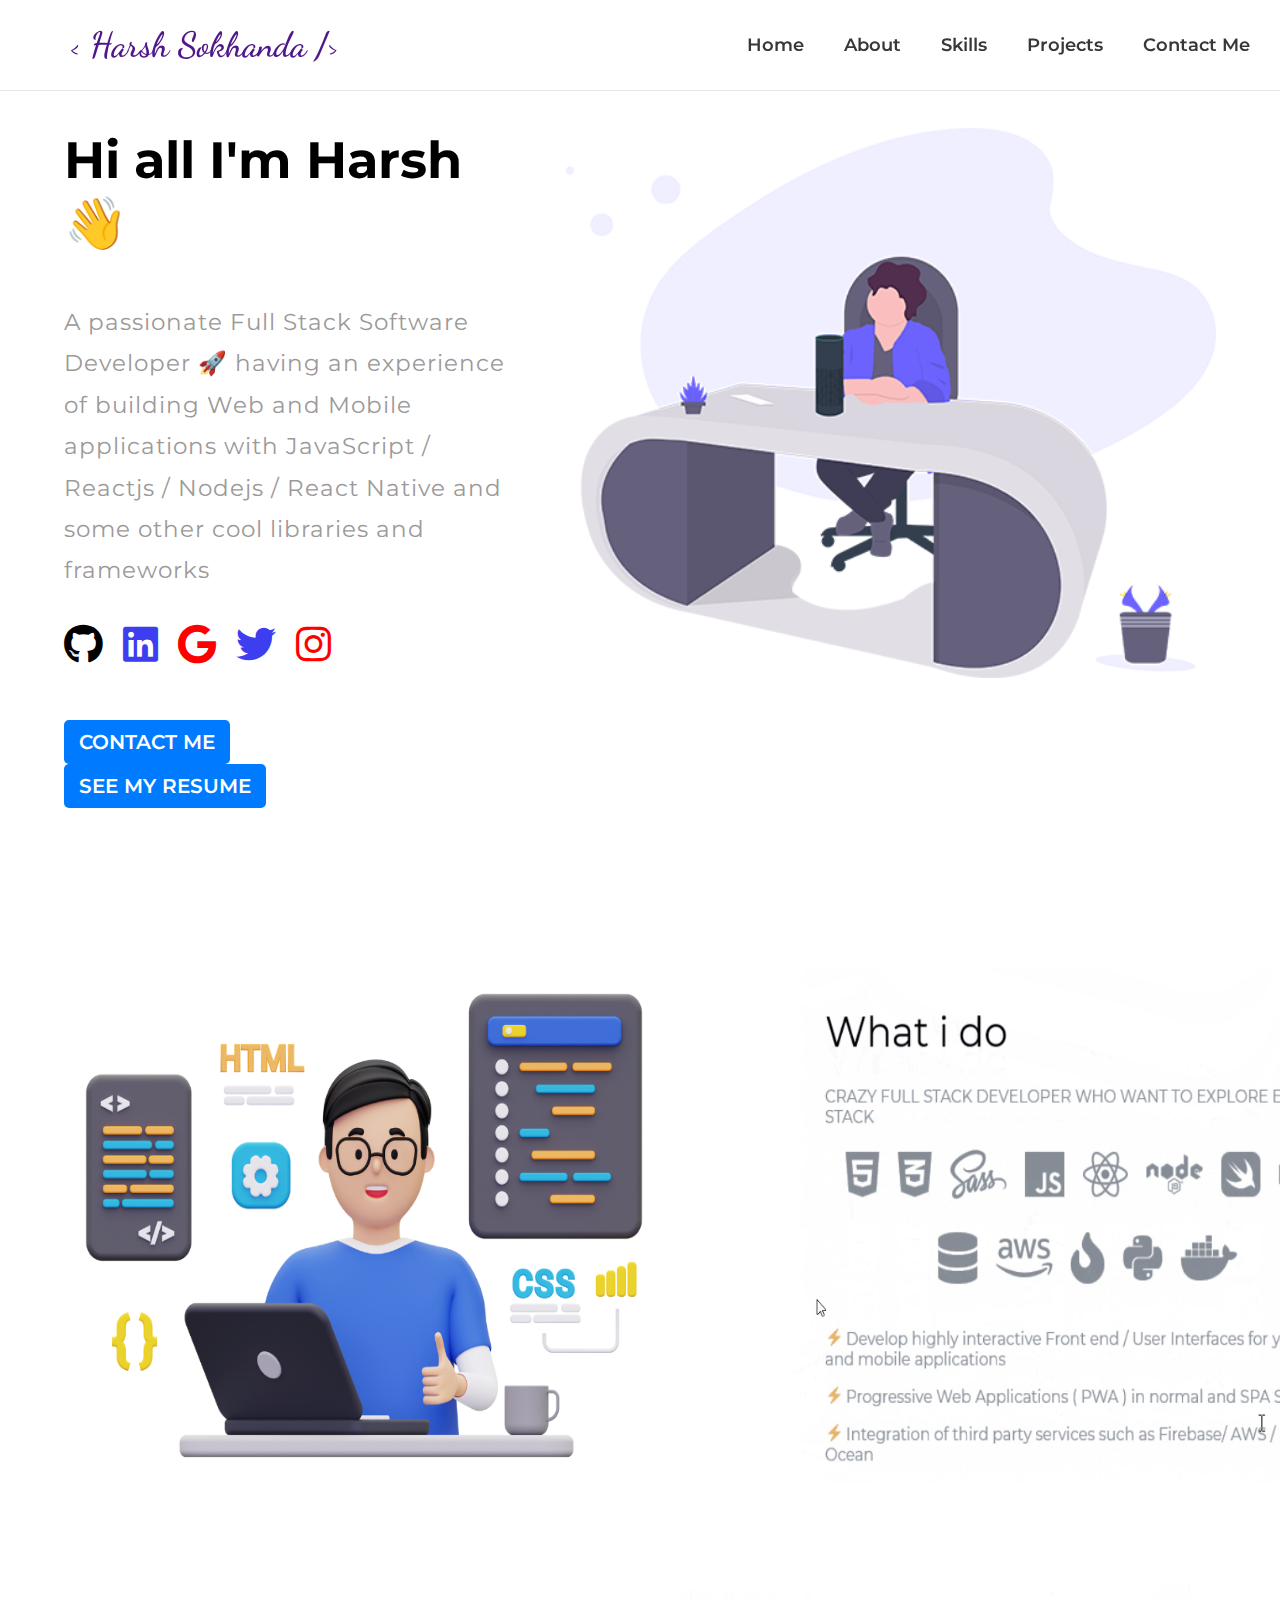
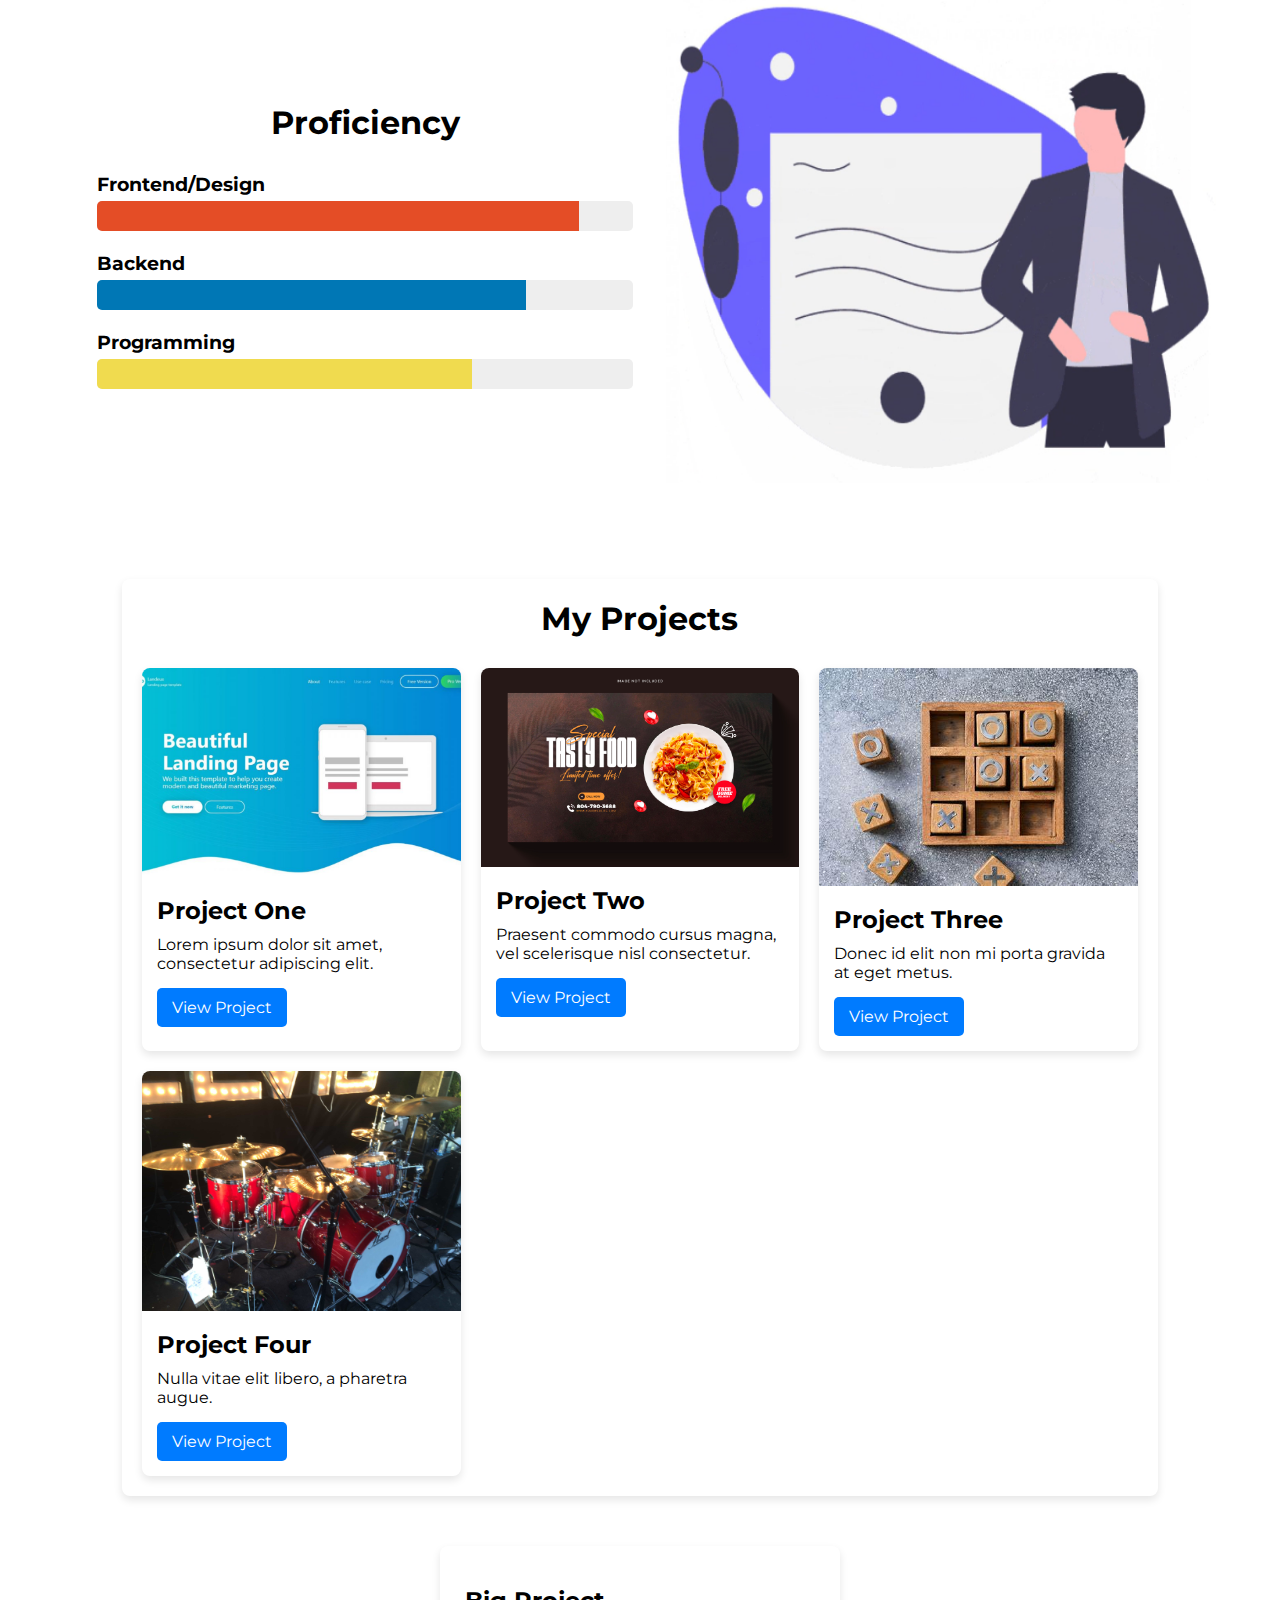
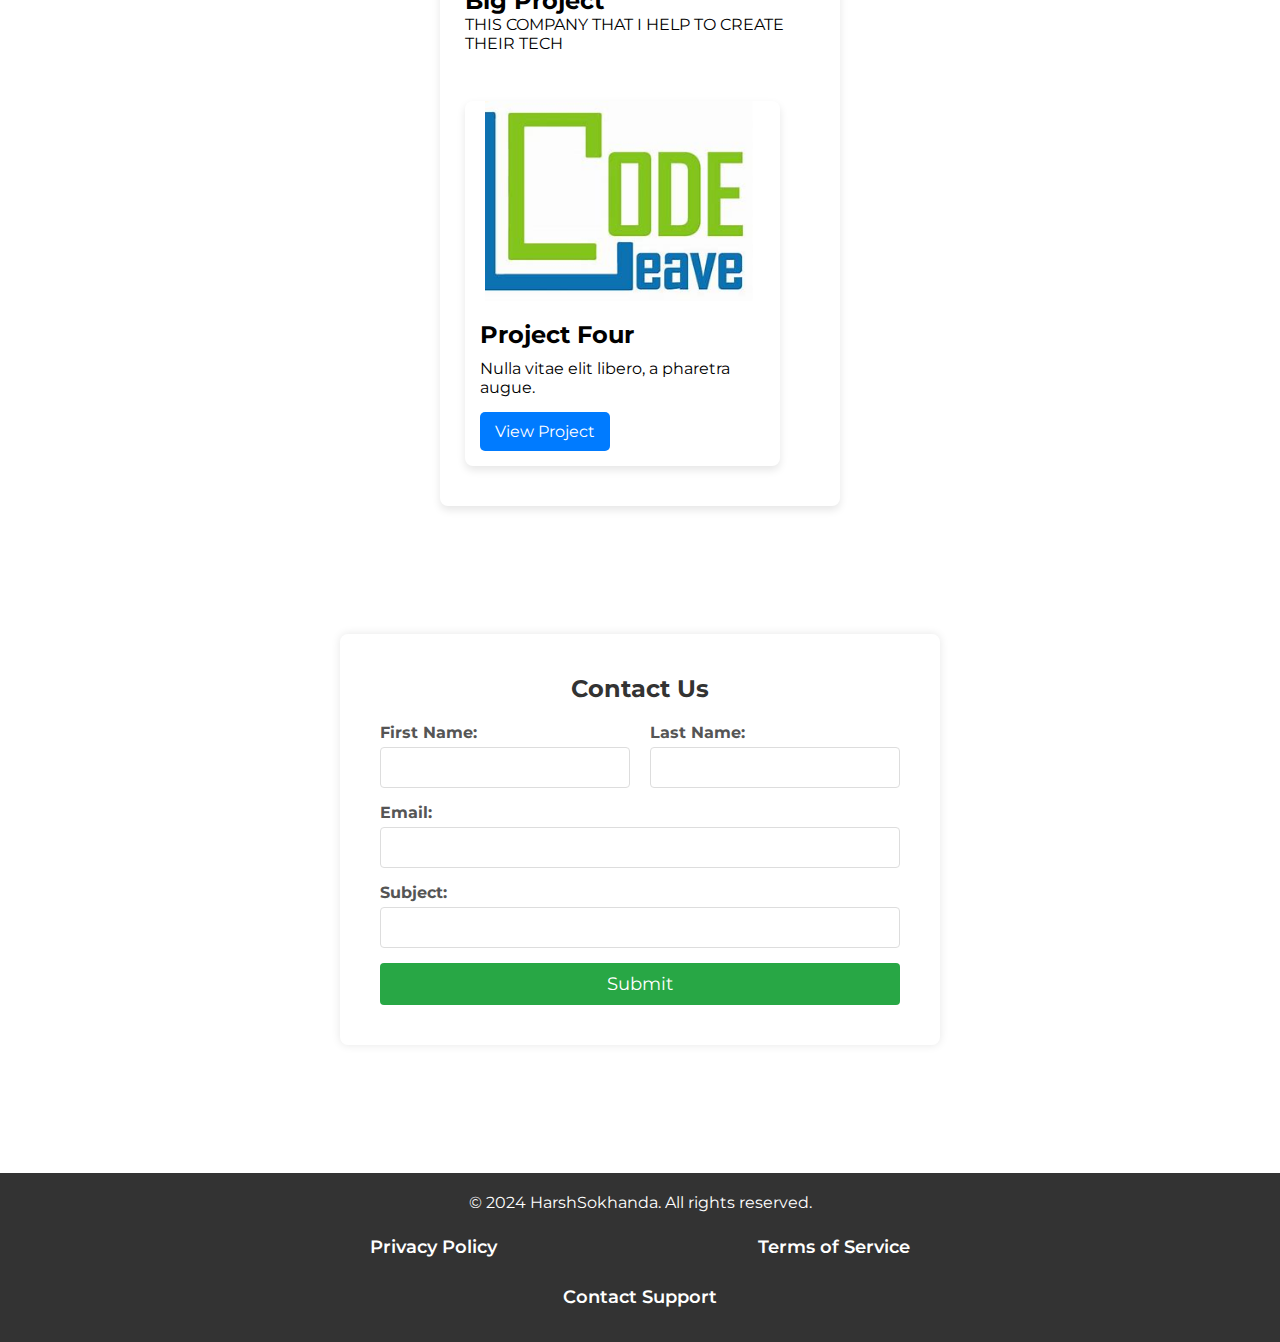
<file: index.html>
<!DOCTYPE html>
<html lang="en">
  <head>
    <meta charset="UTF-8" />
    <meta name="viewport" content="width=device-width, initial-scale=1.0" />
    <title>Document</title>
    <link rel="stylesheet" href="style.css" />
    <link
      rel="stylesheet"
      href="https://cdnjs.cloudflare.com/ajax/libs/font-awesome/6.6.0/css/all.min.css"
    />
  </head>
  <body>
    
      <!-- Navbar Section -->
      <nav>
        <ul>
          <li class="logo"><a href="#">< Harsh Sokhanda /></a></li>
          <li><a href="#home">Home</a></li>
          <li><a href="#about">About</a></li>
          <li><a href="#skill">Skills</a></li>
          <li><a href="#project">Projects</a></li>
          <li><a href="#contact">Contact Me</a></li>
        </ul>
      </nav>
     <div class="container">
      <!-- Home Section -->
      <div class="about_section" >
        <div class="about_content" id="home">
          <h1>Hi all I'm Harsh👋</h1>
          <p>
            A passionate Full Stack Software Developer 🚀 having an experience
            of building Web and Mobile applications with JavaScript / Reactjs /
            Nodejs / React Native and some other cool libraries and frameworks
          </p>
          <div class="logos">
            <a href=""
              ><i class="fa-brands fa-github" style="color: black"></i
            ></a>
            <a href=""
              ><i
                class="fa-brands fa-linkedin"
                style="color: rgb(62, 62, 241)"
              ></i
            ></a>
            <a href=""
              ><i class="fa-brands fa-google" style="color: red"></i
            ></a>
            <a href=""
              ><i
                class="fa-brands fa-twitter"
                style="color: rgb(62, 62, 241)"
              ></i
            ></a>
            <a href=""
              ><i class="fa-brands fa-instagram" style="color: red"></i
            ></a>
          </div>
          <div class="buttons">
            <button class="btn"><a href="./contact.html">CONTACT ME</a></button>
            <button class="btn">
              <a href="./images/Resume.png" download="My_Resume.pdf"
                >SEE MY RESUME</a
              >
            </button>
          </div>
        </div>
        <div class="about_image">
          <img src="./images/Profile.png" alt="Image" />
        </div>
      </div>


      <!-- about section -->
      <div class="content_section" id="about">
        <div class="content_image1">
          <img src="./images/image2.png" alt="image" />
        </div>
        <div class="content_image2">
          <img src="./images/image3.png" alt="image" />
        </div>
      </div>

      <!-- Skill Section -->
      <section class="skill_section" id="skill">
        <div class="skills">
          <h2>Proficiency</h2>
          <div class="skill">
            <h3>Frontend/Design</h3>
            <div class="progress">
              <div class="progress-bar fronted"></div>
            </div>
          </div>
          <div class="skill">
            <h3>Backend</h3>
            <div class="progress">
              <div class="progress-bar backend"></div>
            </div>
          </div>
          <div class="skill">
            <h3>Programming</h3>
            <div class="progress">
              <div class="progress-bar programming"></div>
            </div>
          </div>
        </div>

        <div class="skill-image">
          <img src="./images/image4.png" alt="image" />
        </div>
      </section>

      <!-- Project Section -->
      <section class="projects" id="project">
        <h2>My Projects</h2>
        <div class="grid-container">
          <div class="card">
            <img src="./images/landingPage.png" alt="Project 1" />
            <div class="card-content">
              <h3>Project One</h3>
              <p>Lorem ipsum dolor sit amet, consectetur adipiscing elit.</p>
              <a
                href="https://harshsokhanda.github.io/Landing-Page-2-B-/#"
                class="btn"
                >View Project</a
              >
            </div>
          </div>
          <div class="card">
            <img src="./images/food.jpg" alt="Project 2" />
            <div class="card-content">
              <h3>Project Two</h3>
              <p>
                Praesent commodo cursus magna, vel scelerisque nisl consectetur.
              </p>
              <a
                href="https://harshsokhanda.github.io/Project-5-Restaurant-Website-/"
                class="btn"
                >View Project</a
              >
            </div>
          </div>
          <div class="card">
            <img src="./images/game.jpeg" alt="Project 3" />
            <div class="card-content">
              <h3>Project Three</h3>
              <p>Donec id elit non mi porta gravida at eget metus.</p>
              <a
                href="https://harshsokhanda.github.io/Tic-Tac-Toe-Game/"
                class="btn"
                >View Project</a
              >
            </div>
          </div>
          <div class="card">
            <img src="./images/drum.jpg" alt="Project 4" />
            <div class="card-content">
              <h3>Project Four</h3>
              <p>Nulla vitae elit libero, a pharetra augue.</p>
              <a
                href="https://harshsokhanda.github.io/JavaScript-Drum-Kit-project"
                class="btn"
                >View Project</a
              >
            </div>
          </div>
        </div>
      </section>

      <!-- Big Project -->
      <section class="projects2">
        <div class="bigProject">
          <h2>Big Project</h2>
          <p>THIS COMPANY THAT I HELP TO CREATE THEIR TECH</p>
          <div class="card2">
            <img src="./images/leaveCode.jpeg" alt="Project 5" />
            <div class="card-content">
              <h3>Project Four</h3>
              <p>Nulla vitae elit libero, a pharetra augue.</p>
              <a href="https://leavecode.com/" class="btn">View Project</a>
            </div>
          </div>
        </div>
      </section>

      <!-- Contact-Section -->

      <div class="contact-section" id="contact">
        <h2>Contact Us</h2>
        <form action="#" method="post">
          <div class="form-row">
            <div class="form-group">
              <label for="first-name">First Name:</label>
              <input type="text" id="first-name" name="first-name" required />
            </div>

            <div class="form-group">
              <label for="last-name">Last Name:</label>
              <input type="text" id="last-name" name="last-name" required />
            </div>
          </div>

          <div class="form-group">
            <label for="email">Email:</label>
            <input type="email" id="email" name="email" required />
          </div>

          <div class="form-group">
            <label for="subject">Subject:</label>
            <input type="text" id="subject" name="subject" required />
          </div>

          <button type="submit">Submit</button>
        </form>
      </div>
    </div>
    <footer>
      <div class="footer-content">
        <p>&copy; 2024 HarshSokhanda. All rights reserved.</p>
        <ul class="footer-links">
          <li><a href="./privacy-policy.html">Privacy Policy</a></li>
          <li><a href="./privacy-policy.html">Terms of Service</a></li>
          <li><a href="./contact.html">Contact Support</a></li>
        </ul>
      </div>
    </footer>
  </body>
</html>
</file>
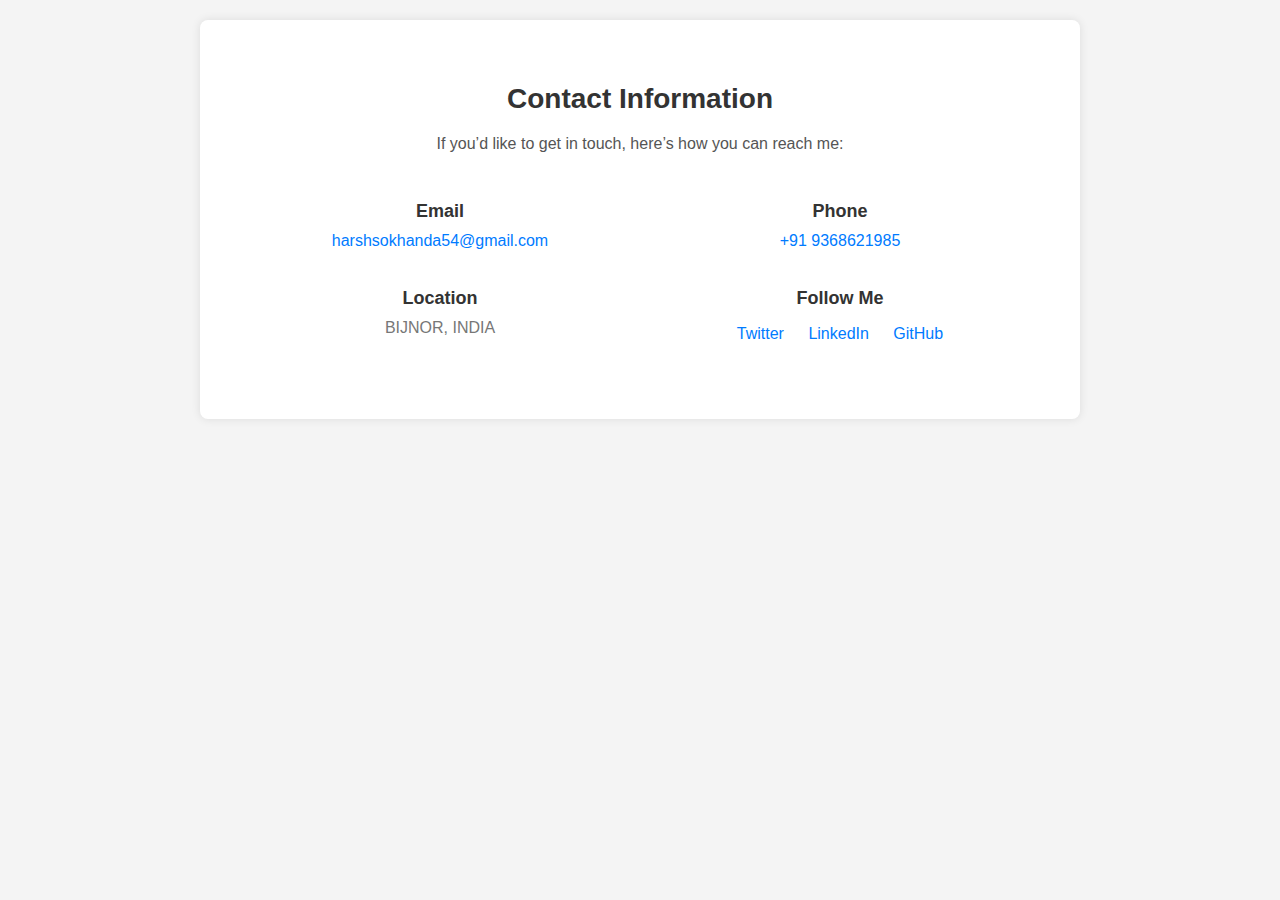
<file: contact.html>
<!DOCTYPE html>
<html lang="en">
<head>
    <meta charset="UTF-8">
    <meta name="viewport" content="width=device-width, initial-scale=1.0">
    <title>Contact Information</title>
</head>
<body>

    <style>
        body {
    font-family: Arial, sans-serif;
    background-color: #f4f4f4;
    margin: 0;
    padding: 0;
}

.contact-info-section {
    background-color: #fff;
    padding: 40px;
    border-radius: 8px;
    box-shadow: 0 0 10px rgba(0, 0, 0, 0.1);
    width: 100%;
    max-width: 800px;
    margin: 20px auto;
    text-align: center;
}

.contact-info-section h2 {
    font-size: 28px;
    margin-bottom: 20px;
    color: #333;
}

.contact-info-section p {
    font-size: 16px;
    color: #555;
    margin-bottom: 30px;
}

.contact-info {
    display: flex;
    flex-wrap: wrap;
    justify-content: space-around;
}

.contact-item {
    width: 45%;
    margin-bottom: 20px;
    text-align: center;
}

.contact-item h3 {
    font-size: 18px;
    margin-bottom: 10px;
    color: #333;
}

.contact-item p {
    font-size: 16px;
    color: #777;
    margin: 0;
}

.contact-item a {
    color: #007bff;
    text-decoration: none;
}

.contact-item a:hover {
    text-decoration: underline;
}

.social-links {
    list-style-type: none;
    padding: 0;
}

.social-links li {
    display: inline-block;
    margin: 0 10px;
}

.social-links a {
    font-size: 16px;
    color: #007bff;
    text-decoration: none;
}

.social-links a:hover {
    text-decoration: underline;
}

@media (max-width: 768px) {
    .contact-item {
        width: 100%;
    }
}

    </style>

<section class="contact-info-section">
    <div class="container">
        <h2>Contact Information</h2>
        <p>If you’d like to get in touch, here’s how you can reach me:</p>
        
        <div class="contact-info">
            <div class="contact-item">
                <h3>Email</h3>
                <p><a href="mailto:harshsokhanda54@gmail.com">harshsokhanda54@gmail.com</a></p>
            </div>
            
            <div class="contact-item">
                <h3>Phone</h3>
                <p><a href="tel:+1234567890">+91 9368621985</a></p>
            </div>
            
            <div class="contact-item">
                <h3>Location</h3>
                <p>BIJNOR, INDIA</p>
            </div>
            
            <div class="contact-item">
                <h3>Follow Me</h3>
                <ul class="social-links">
                    <li><a href="https://x.com/harshsokhanda" target="_blank">Twitter</a></li>
                    <li><a href="https://www.linkedin.com/in/harsh-sokhanda-774a55311/" target="_blank">LinkedIn</a></li>
                    <li><a href="https://github.com/HARSHSOKHANDA" target="_blank">GitHub</a></li>
                </ul>
            </div>
        </div>
    </div>
</section>

</body>
</html>
</file>
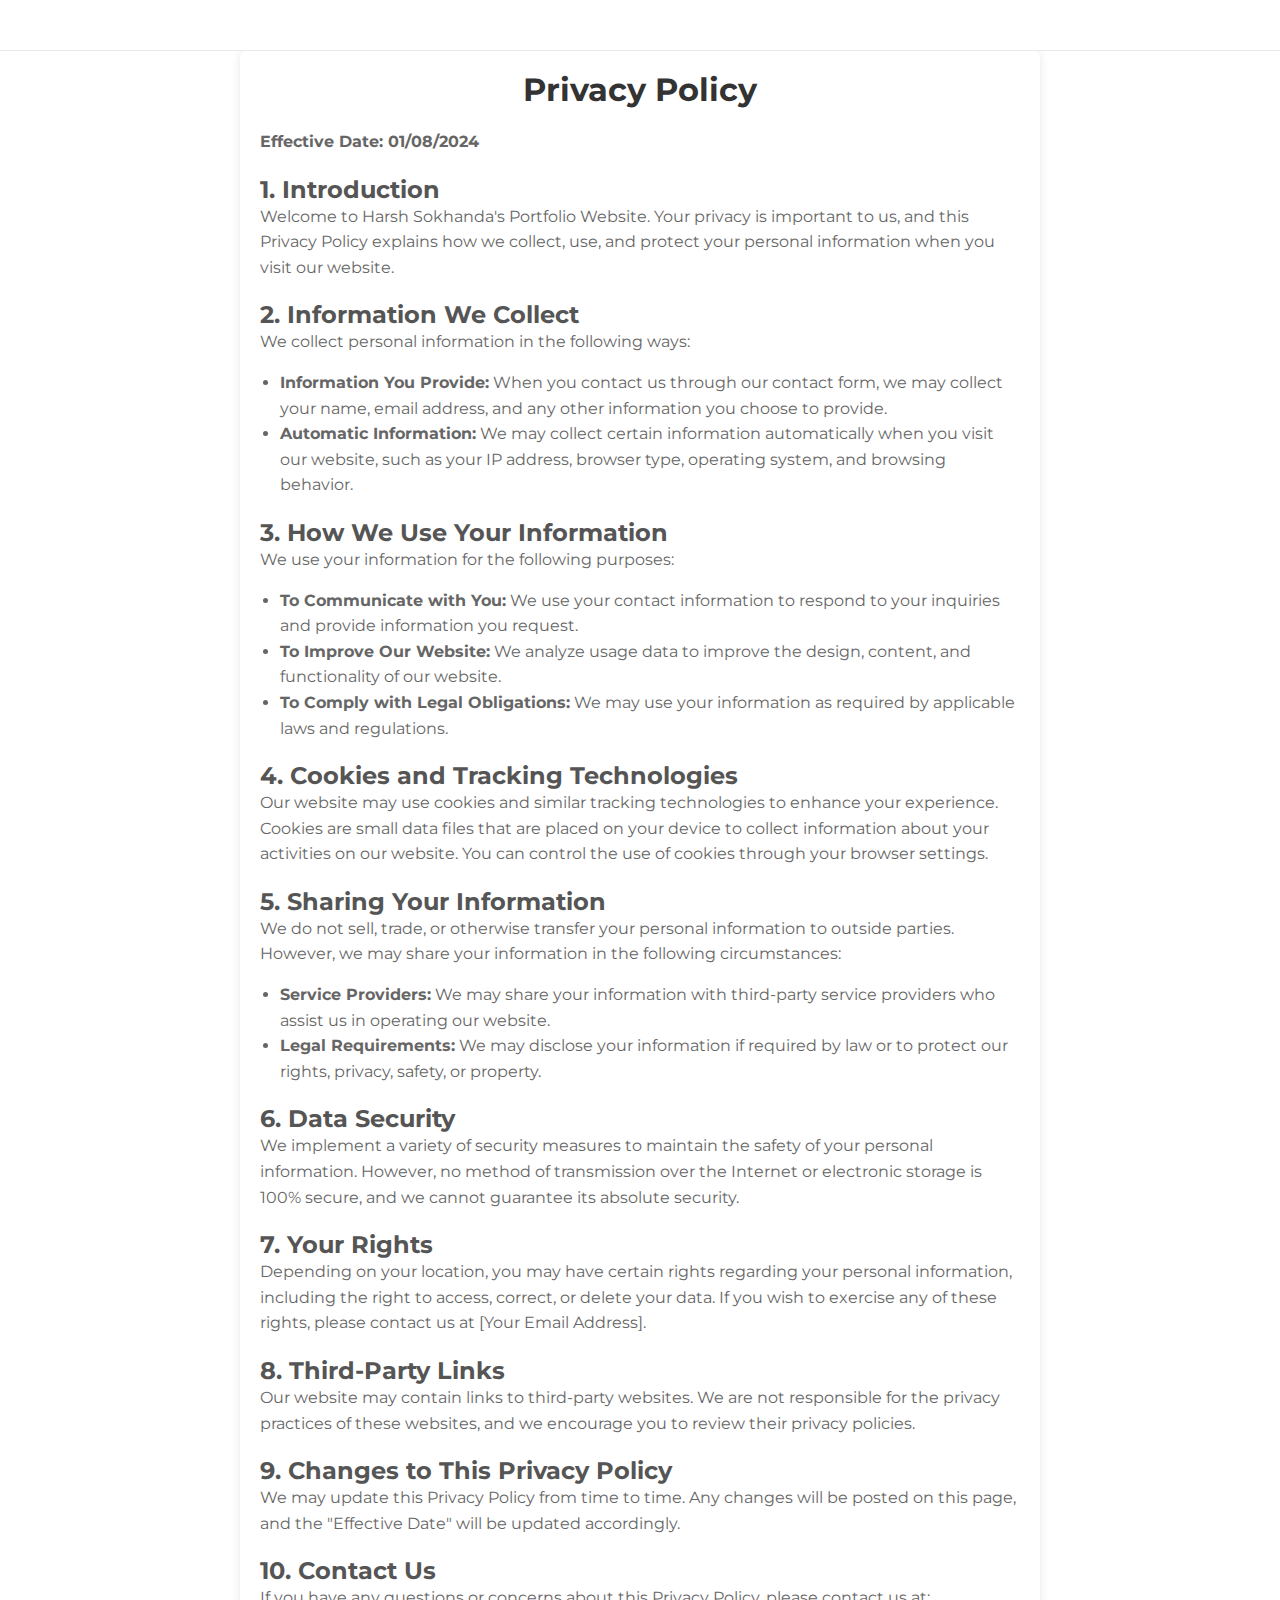
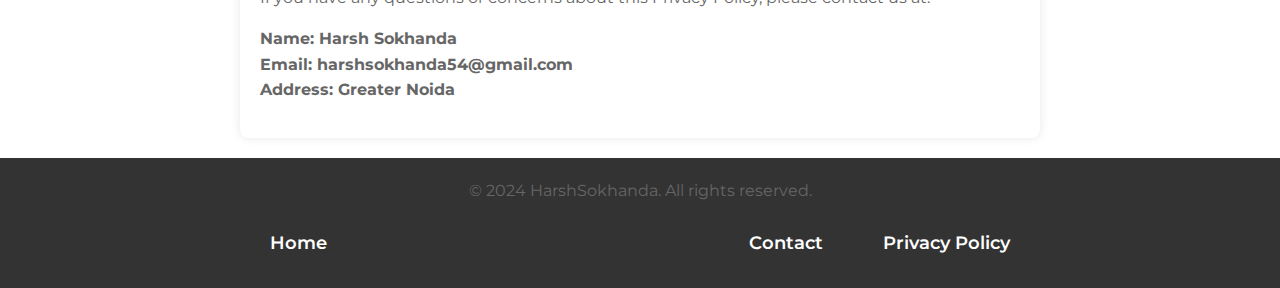
<file: privacy-policy.html>
<!DOCTYPE html>
<html lang="en">
<head>
    <meta charset="UTF-8">
    <meta name="viewport" content="width=device-width, initial-scale=1.0">
    <title>Privacy Policy</title>
    <link rel="stylesheet" href="style.css">
</head>
<body>
<style>
    header {
  background-color: #333;
  color: #fff;
  padding: 15px 0;
}

nav ul {
  list-style-type: none;
  margin: 0;
  padding: 0;
  display: flex;
  justify-content: center;
}

nav ul li {
  margin: 0 15px;
}

nav ul li a {
  color: #fff;
  text-decoration: none;
  font-weight: bold;
}

nav ul li a:hover {
  text-decoration: underline;
  color: green;
}

.container {
  flex: 1;
  max-width: 800px;
  margin: 20px auto;
  padding: 20px;
  background: #fff;
  border-radius: 8px;
  box-shadow: 0 0 10px rgba(0, 0, 0, 0.1);
}

h1 {
  margin-bottom: 20px;
  text-align: center;
  color: #333;
}

h2 {
  margin-top: 20px;
  color: #555;
}

p, ul {
  margin-bottom: 15px;
  line-height: 1.6;
  color: #666;
}

ul {
  padding-left: 20px;
}

footer {
  background-color: #333;
  color: #fff;
  padding: 20px;
  text-align: center;
  width: 100%;
}

.footer-content {
  max-width: 800px;
  margin: 0 auto;
}

.footer-links {
  list-style: none;
  padding: 0;
  margin: 10px 0 0;
  display: flex;
  justify-content: center;
  flex-wrap: wrap;
}

.footer-links li {
  margin: 0 10px;
}

.footer-links a {
  color: #fff;
  text-decoration: none;
  transition: color 0.3s;
}

.footer-links a:hover {
  color: green;
}

@media (max-width: 600px) {
  .footer-links {
      flex-direction: column;
  }
  .footer-links .home{
    margin-left: 38%;
  }
  


  .footer-links li {
      margin: 5px 0;
  }
}
</style>
<header>
    <nav>
        <ul>
            <li><a href="index.html">Home</a></li>
            <li><a href="contact.html">Contact</a></li>
            <li><a href="privacy-policy.html">Privacy Policy</a></li>
        </ul>
    </nav>
</header>

<div class="container">
    <h1>Privacy Policy</h1>
    <p><strong>Effective Date: 01/08/2024</strong></p>

    <h2>1. Introduction</h2>
    <p>Welcome to Harsh Sokhanda's Portfolio Website. Your privacy is important to us, and this Privacy Policy explains how we collect, use, and protect your personal information when you visit our website.</p>

    <h2>2. Information We Collect</h2>
    <p>We collect personal information in the following ways:</p>
    <ul>
        <li><strong>Information You Provide:</strong> When you contact us through our contact form, we may collect your name, email address, and any other information you choose to provide.</li>
        <li><strong>Automatic Information:</strong> We may collect certain information automatically when you visit our website, such as your IP address, browser type, operating system, and browsing behavior.</li>
    </ul>

    <h2>3. How We Use Your Information</h2>
    <p>We use your information for the following purposes:</p>
    <ul>
        <li><strong>To Communicate with You:</strong> We use your contact information to respond to your inquiries and provide information you request.</li>
        <li><strong>To Improve Our Website:</strong> We analyze usage data to improve the design, content, and functionality of our website.</li>
        <li><strong>To Comply with Legal Obligations:</strong> We may use your information as required by applicable laws and regulations.</li>
    </ul>

    <h2>4. Cookies and Tracking Technologies</h2>
    <p>Our website may use cookies and similar tracking technologies to enhance your experience. Cookies are small data files that are placed on your device to collect information about your activities on our website. You can control the use of cookies through your browser settings.</p>

    <h2>5. Sharing Your Information</h2>
    <p>We do not sell, trade, or otherwise transfer your personal information to outside parties. However, we may share your information in the following circumstances:</p>
    <ul>
        <li><strong>Service Providers:</strong> We may share your information with third-party service providers who assist us in operating our website.</li>
        <li><strong>Legal Requirements:</strong> We may disclose your information if required by law or to protect our rights, privacy, safety, or property.</li>
    </ul>

    <h2>6. Data Security</h2>
    <p>We implement a variety of security measures to maintain the safety of your personal information. However, no method of transmission over the Internet or electronic storage is 100% secure, and we cannot guarantee its absolute security.</p>

    <h2>7. Your Rights</h2>
    <p>Depending on your location, you may have certain rights regarding your personal information, including the right to access, correct, or delete your data. If you wish to exercise any of these rights, please contact us at [Your Email Address].</p>

    <h2>8. Third-Party Links</h2>
    <p>Our website may contain links to third-party websites. We are not responsible for the privacy practices of these websites, and we encourage you to review their privacy policies.</p>

    <h2>9. Changes to This Privacy Policy</h2>
    <p>We may update this Privacy Policy from time to time. Any changes will be posted on this page, and the "Effective Date" will be updated accordingly.</p>

    <h2>10. Contact Us</h2>
    <p>If you have any questions or concerns about this Privacy Policy, please contact us at:</p>
    <p><strong>Name: Harsh Sokhanda</strong><br>
    <strong>Email: harshsokhanda54@gmail.com</strong><br>
    <strong>Address: Greater Noida </strong> </p>
</div>

<footer>
    <div class="footer-content">
        <p>&copy; 2024 HarshSokhanda. All rights reserved.</p>
        <ul class="footer-links">
            <li class="home"><a href="index.html">Home</a></li>
            <li><a href="contact.html">Contact</a></li>
            <li><a href="privacy-policy.html">Privacy Policy</a></li>
        </ul>
    </div>
</footer>

</body>
</html>
</file>
<file: style.css>
@import url("https://fonts.googleapis.com/css2?family=Montserrat:ital@0;1&display=swap");
@import url("https://fonts.googleapis.com/css2?family=Dancing+Script:wght@500&display=swap");

* {
  margin: 0;
  padding: 0;
  box-sizing: border-box;
  font-family: "Montserrat", sans-serif;
}

.container {
  width: 90%;
  margin: 20px auto;
}

nav{
  overflow: hidden;
  background-color: white;
  position: fixed;
  width: 100%;
  top: 0;
  z-index: 1;
  box-shadow: 0px 1px 0px rgba(231, 230, 230, 0.9);
}
nav ul { 
  margin: 20px 20px;
  padding: 0px 30px;
  width: 100%;
  display: flex;
  justify-content: flex-end;
  align-items: center;
  list-style: none;
}

ul li a {
  height: 50px;
}

ul a {
  height: 100%;
  text-decoration: none;
  color: black;
  display: flex;
  justify-content: center;
  align-items: center;
  padding: 0 20px;
  font-size: 18px;
  color: rgb(56, 55, 55);
  font-weight: 600;
}

ul a:hover {
  background-color: #f0f0f0;
}

ul li:first-child {
  margin-right: auto;
}

.logo a {
  color: #4f1787;
  font-family: "Dancing Script", cursive;
  font-size: 35px;
}

.about_section {
  display: flex;
  margin-top: 8rem;
  gap: 3.5rem;
}

.about_content h1 {
  font-size: 3.2rem;
  margin-bottom: 3rem;
}

.about_content p {
  font-size: 23px;
  color: #9c9999;
  font-weight: 400;
  margin-bottom: 2rem;
  line-height: 1.8;
  letter-spacing: 1px;
}

.logos i {
  font-size: 2.5rem;
  margin-right: 1rem;
  margin-bottom: 3.5rem;
}

.btn {
  text-decoration: none;
  padding: 10px 15px;
  border: none;
  background-color: #4f1787;
  border-radius: 8px;
  margin-right: 3rem;
}

.btn a {
  text-decoration: none;
  font-size: 20px;
  font-weight: 600;
  color: white;
}

.about_image img {
  height: 550px;
  width: 650px;
}

.content_section {
  display: flex;
  gap: 8rem;
  margin-top: 10rem;
}

.content_image1 img {
  height: 515px;
  width: 600px;
}

.content_image2 img {
  height: 515px;
  width: 600px;
}

.skill_section {
  display: flex;
  margin-top: 6rem;
}

.skills {
  width: 50%;
  max-width: 900px;
  margin: 100px auto;
  padding: 20px;
  background: #fff;
  border-radius: 8px;
}

.skills h2 {
  text-align: center;
  margin-bottom: 30px;
  font-size: 2rem;
}

.skill {
  margin-bottom: 20px;
}

.skill h3 {
  font-size: 1.2rem;
  margin-bottom: 5px;
}

.progress {
  position: relative;
  height: 30px;
  background: #eee;
  border-radius: 5px;
  overflow: hidden;
}

.progress-bar {
  height: 100%;
  width: 0;
}

.fronted {
  width: 90%;
  background: #e44d26;
}
.backend {
  width: 80%;
  background: #0077b5;
}
.programming {
  width: 70%;
  background: #f0db4f;
}

.skill-image img {
  height: 500px;
  width: 550px;
}

.projects {
  width: 90%;
  max-width: 1200px;
  margin: 50px auto;
  padding: 20px;
  background: #fff;
  border-radius: 8px;
  box-shadow: 0 4px 8px rgba(0, 0, 0, 0.1);
}
.projects2 {
  width: 90%;
  max-width: 400px;
  margin: 50px auto;
  padding: 20px;
  background: #fff;
  border-radius: 8px;
  box-shadow: 0 4px 8px rgba(0, 0, 0, 0.1);
}

.projects h2 {
  text-align: center;
  margin-bottom: 30px;
  font-size: 2rem;
}

.grid-container {
  display: grid;
  grid-template-columns: repeat(auto-fit, minmax(250px, 1fr));
  gap: 20px;
}

.card {
  background: #fff;
  border-radius: 8px;
  overflow: hidden;
  box-shadow: 0 4px 8px rgba(0, 0, 0, 0.1);
  transition: transform 0.3s ease, box-shadow 0.3s ease;
}
.card2 {
  margin-top: 3rem;
  width: 315px;
  background: #fff;
  border-radius: 8px;
  overflow: hidden;
  box-shadow: 0 4px 8px rgba(0, 0, 0, 0.1);
  transition: transform 0.3s ease, box-shadow 0.3s ease;
}
.card2 img {
  height: 200px;
  margin-left: 20px;
}

.card2:hover {
  transform: translateY(-10px);
  box-shadow: 0 6px 12px rgba(0, 0, 0, 0.2);
}
.card:hover {
  transform: translateY(-10px);
  box-shadow: 0 6px 12px rgba(0, 0, 0, 0.2);
}

.card img {
  width: 100%;
  height: auto;
}

.card-content {
  padding: 15px;
}

.card-content h3 {
  font-size: 1.5rem;
  margin: 0 0 10px;
}

.card-content p {
  font-size: 1rem;
  margin: 0 0 15px;
}

.btn {
  display: inline-block;
  padding: 10px 15px;
  color: #fff;
  background: #007bff;
  text-decoration: none;
  border-radius: 5px;
  transition: background-color 0.3s ease, transform 0.3s ease;
}

.btn:hover {
  background: #0056b3;
  transform: scale(1.05);
}

.bigProject {
  width: 350px;
  margin: 20px auto;
}

/* Contact-Section */
.contact-section {
  background: #fff;
  padding: 40px;
  border-radius: 8px;
  box-shadow: 0 0 10px rgba(0, 0, 0, 0.1);
  width: 100%;
  max-width: 600px;
  margin: 8rem auto;
}

.contact-section h2 {
  margin-bottom: 20px;
  font-size: 24px;
  color: #333;
  text-align: center;
}

.form-row {
  display: flex;
  flex-wrap: wrap;
  justify-content: space-between;
}

.form-group {
  width: 100%;
  margin-bottom: 15px;
}

.form-group label {
  display: block;
  margin-bottom: 5px;
  font-weight: bold;
  color: #555;
}

.form-group input {
  width: 100%;
  padding: 10px;
  border: 1px solid #ddd;
  border-radius: 4px;
  font-size: 16px;
  color: #333;
}

.form-row .form-group {
  width: 48%;
}

button[type="submit"] {
  width: 100%;
  padding: 10px;
  background-color: #28a745;
  color: #fff;
  border: none;
  border-radius: 4px;
  font-size: 18px;
  cursor: pointer;
  transition: background-color 0.3s;
}

button[type="submit"]:hover {
  background-color: #218838;
}

footer {
  background-color: #333;
  color: #fff;
  padding: 20px;
  text-align: center;
  margin-top: auto;
  width: 100%;
}

.footer-content {
  max-width: 600px;
  margin: 0 auto;
}

.footer-links {
  list-style: none;
  padding: 0;
  margin: 10px 0 0;
  display: flex;
  justify-content: center;
  flex-wrap: wrap;
}

.footer-links li {
  margin: 0 10px;
}

.footer-links a {
  color: #fff;
  text-decoration: none;
  transition: color 0.3s;
}

.footer-links a:hover {
  color: green;
}

@media (max-width: 600px) {
  nav ul {
    display: flex;
    flex-direction: column;
  }
  .logo a {
    font-size: 30px;
  }

  .about_section {
    display: flex;
    flex-direction: column;
    font-size: smaller;
  }

  .about_image img {
    width: 400px;
    height: 400px;
  }

  .content_section {
    display: flex;
    flex-direction: column;
    text-align: center;
  }

  .content_image1 img,
  .content_image2 img {
    width: 400px;
    height: 400px;
  }

  .skill-image img {
    width: 400px;
    height: 400px;
  }
  .skill_section {
    display: flex;
    flex-direction: column;
  }
  .skills {
    width: 95%;
    padding: 10px;
  }

  .skills h2 {
    font-size: 1.5rem;
  }

  .skill h3 {
    font-size: 1rem;
  }
  .projects h2 {
    font-size: 1.5rem;
  }

  .card-content h3 {
    font-size: 1.2rem;
  }

  .card-content p {
    font-size: 0.9rem;
  }

  .form-row .form-group {
    width: 100%;
  }

  .footer-links {
    flex-direction: column;
  }

  .footer-links li {
    margin: 5px 0;
  }
  .footer-links {
    flex-direction: column;
  }

  .footer-links li {
    margin: 5px 0;
  }
}
</file>
